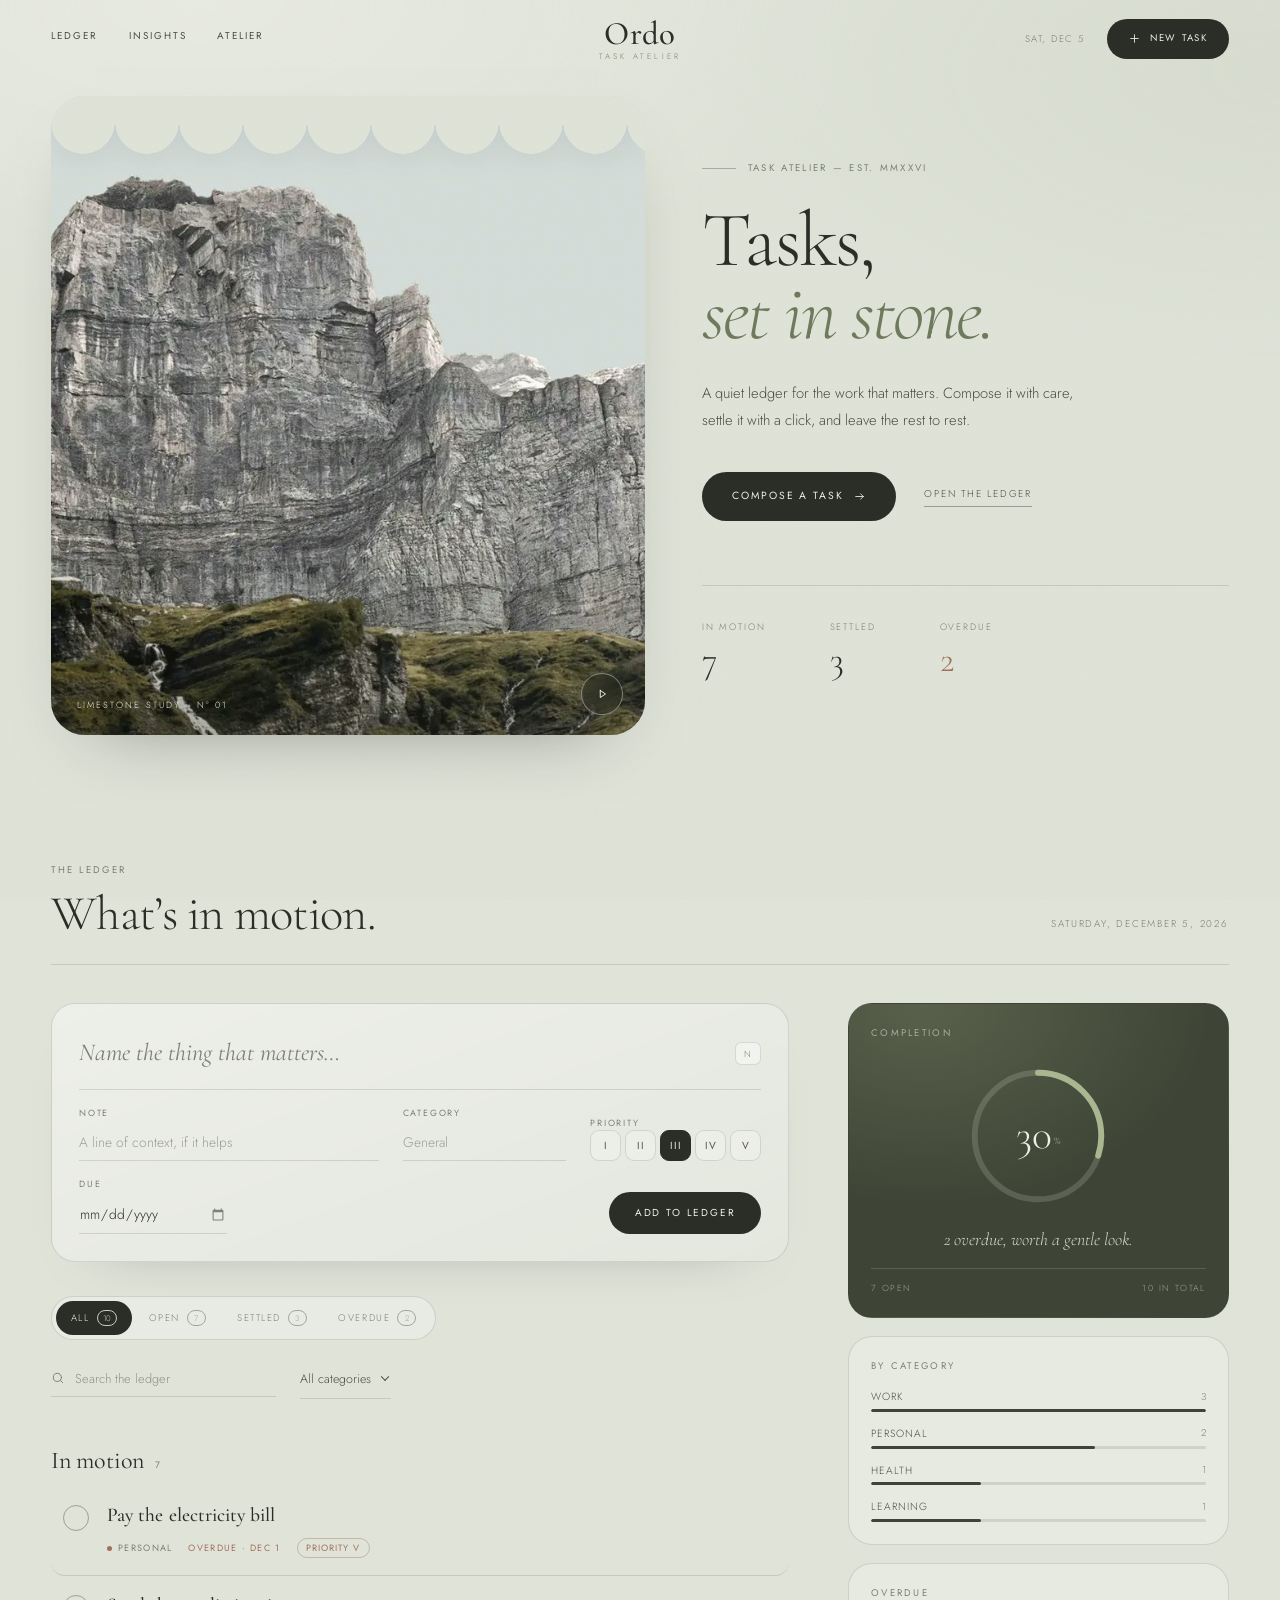
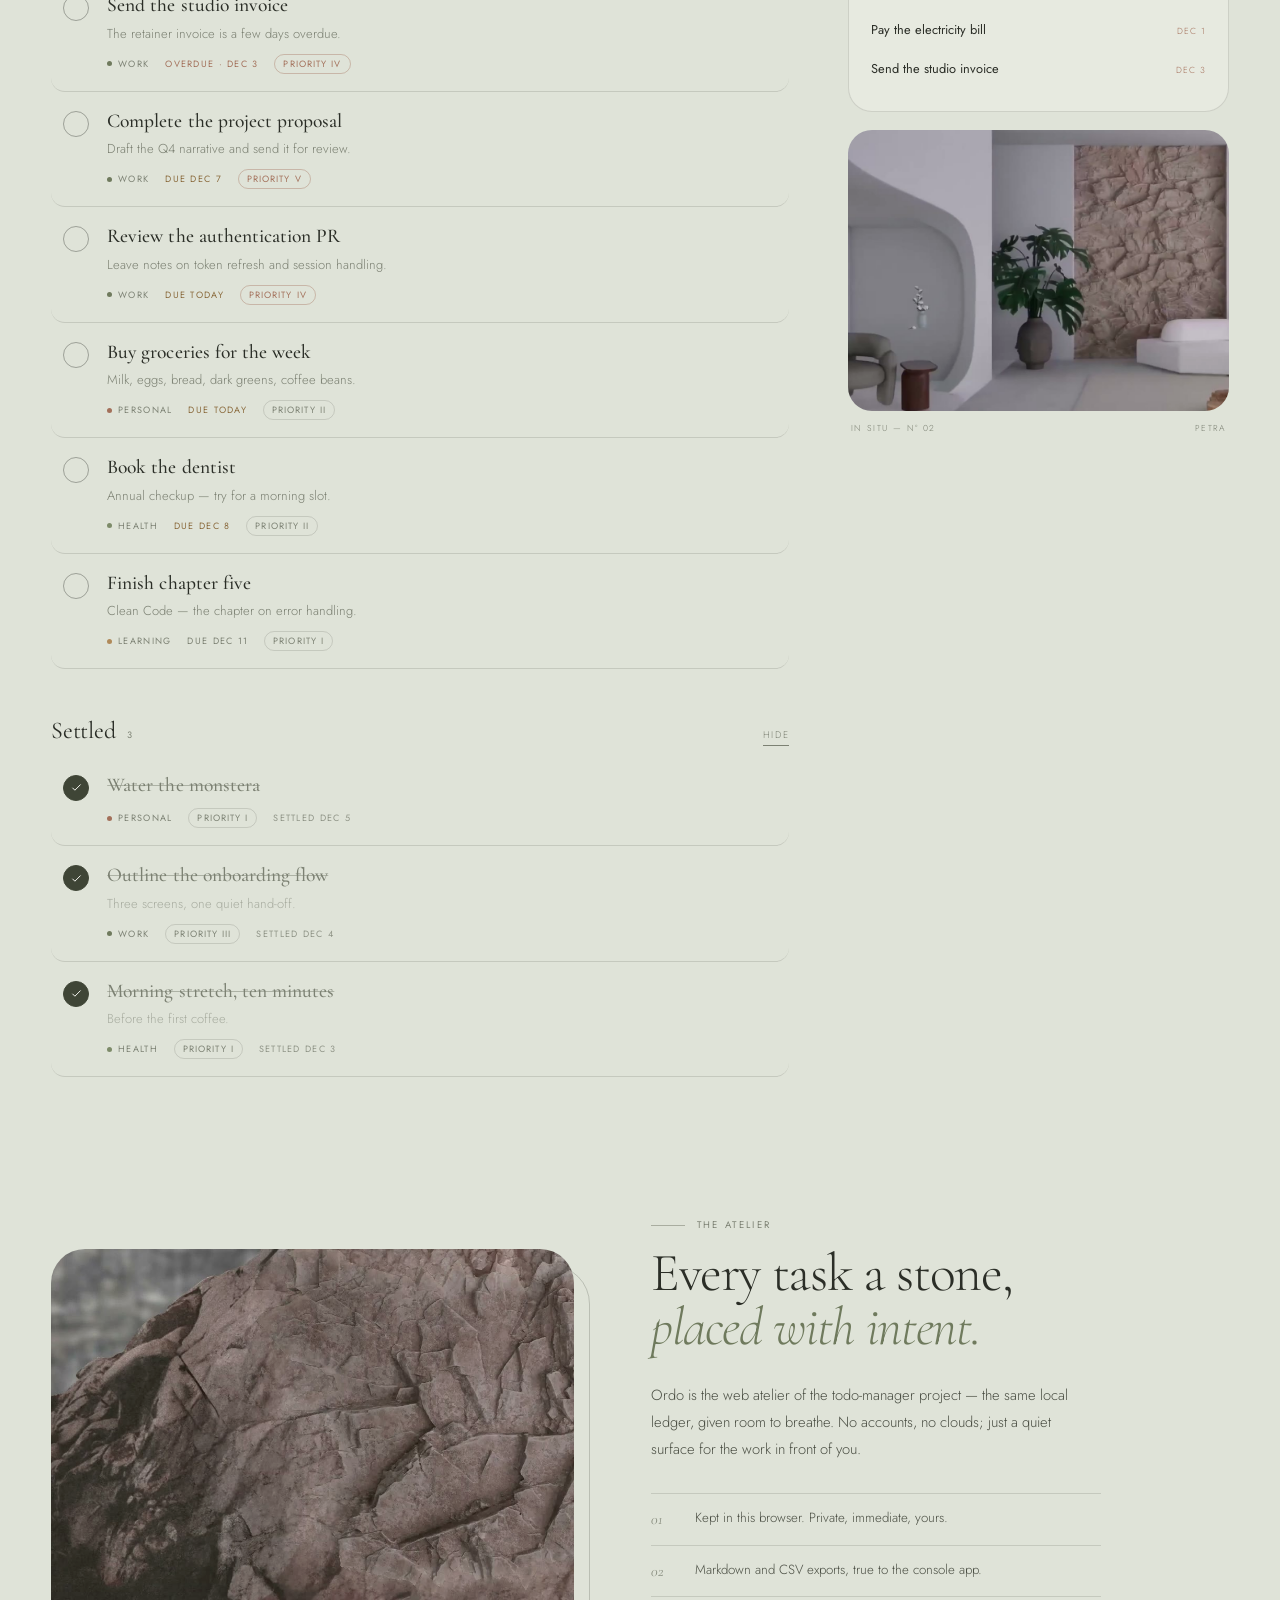
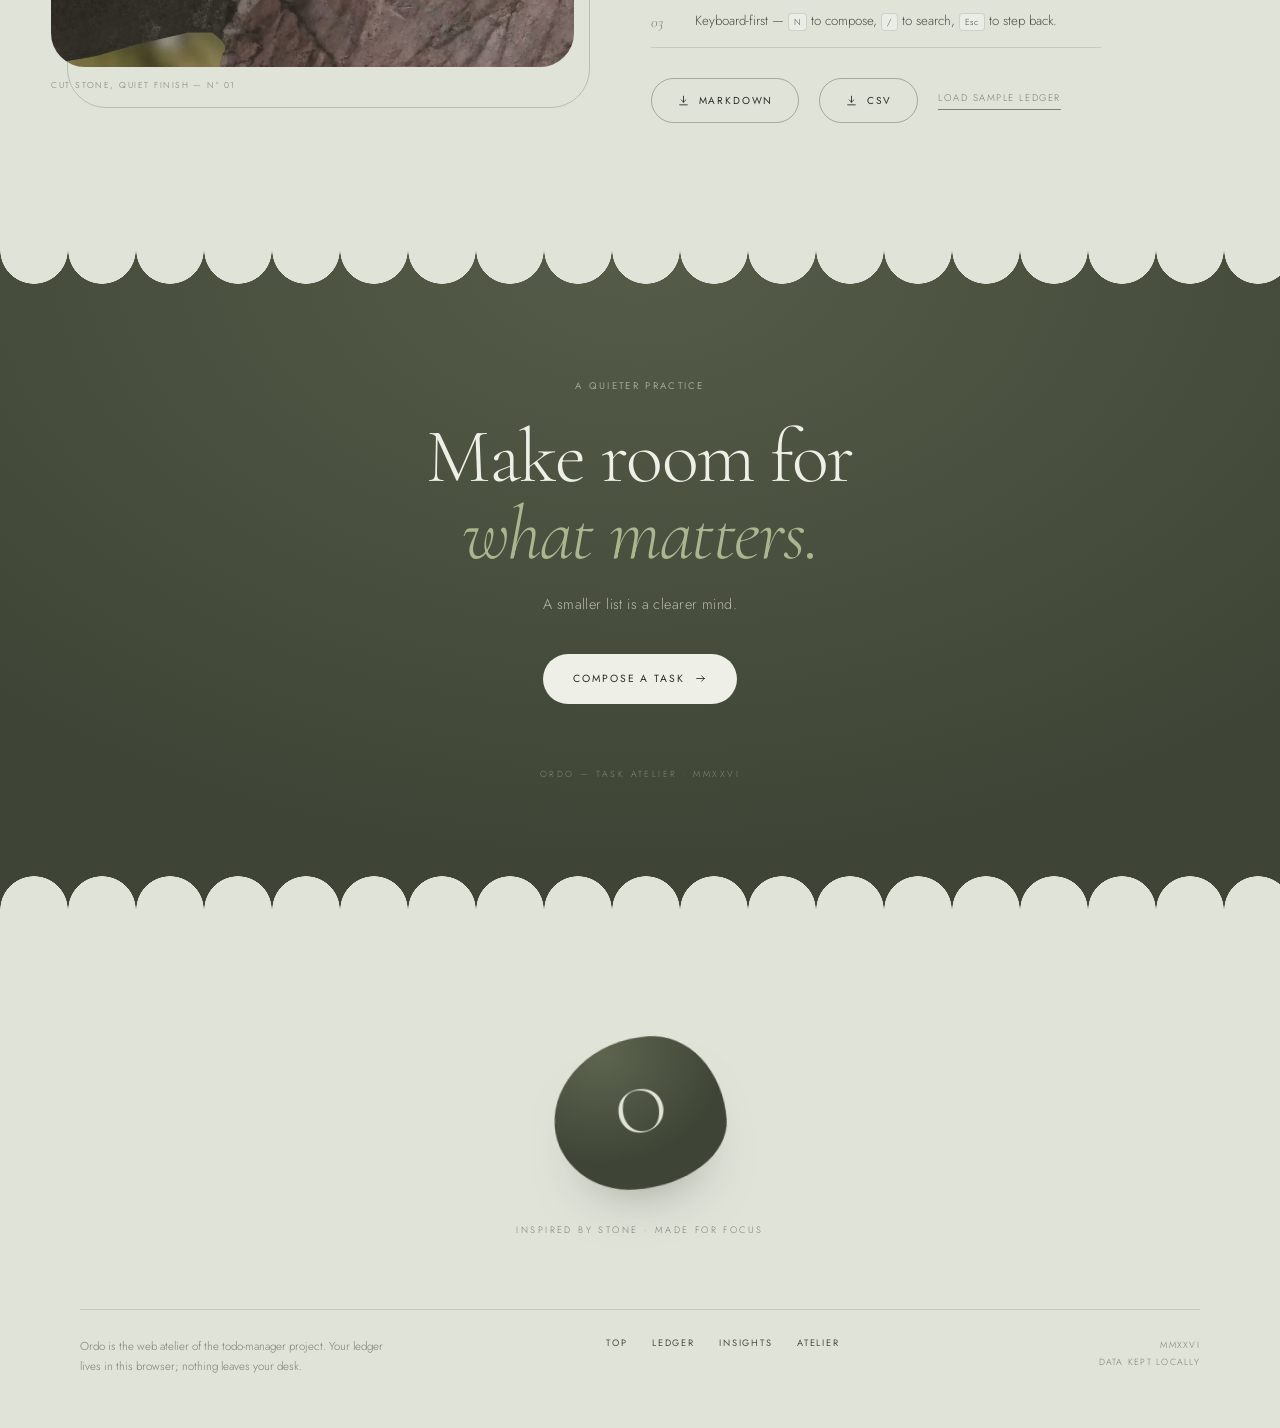
<file: web/index.html>
<!DOCTYPE html>
<html lang="en">
<head>
  <meta charset="utf-8">
  <meta name="viewport" content="width=device-width, initial-scale=1">
  <title>Ordo — Task Atelier</title>
  <meta name="description" content="Ordo is a quiet, stone-inspired task atelier for the todo-manager project. Compose, settle and keep your ledger.">
  <meta name="color-scheme" content="light">
  <meta name="theme-color" content="#dfe3d8">
  <link rel="icon" href="data:image/svg+xml,%3Csvg xmlns='http://www.w3.org/2000/svg' viewBox='0 0 64 64'%3E%3Crect width='64' height='64' rx='18' fill='%233f4536'/%3E%3Ctext x='32' y='46' font-family='Georgia,serif' font-size='40' fill='%23ecece3' text-anchor='middle'%3EO%3C/text%3E%3C/svg%3E">
  <link rel="preconnect" href="https://fonts.googleapis.com">
  <link rel="preconnect" href="https://fonts.gstatic.com" crossorigin>
  <link href="https://fonts.googleapis.com/css2?family=Cormorant+Garamond:ital,wght@0,300;0,400;0,500;1,300;1,400&family=Jost:wght@300;400;500&display=swap" rel="stylesheet">
  <link rel="stylesheet" href="styles.css">
  <noscript><style>.reveal{opacity:1;transform:none}</style></noscript>
</head>
<body id="top">
  <a class="skip-link" href="#tasks">Skip to the ledger</a>

  <svg class="sprite" aria-hidden="true" focusable="false">
    <symbol id="i-plus" viewBox="0 0 24 24" stroke="currentColor" fill="none" stroke-width="1.6" stroke-linecap="round" stroke-linejoin="round">
      <path d="M12 5v14M5 12h14"/>
    </symbol>
    <symbol id="i-check" viewBox="0 0 24 24" stroke="currentColor" fill="none" stroke-width="1.8" stroke-linecap="round" stroke-linejoin="round">
      <path d="m5 13 4 4L19 7"/>
    </symbol>
    <symbol id="i-search" viewBox="0 0 24 24" stroke="currentColor" fill="none" stroke-width="1.7" stroke-linecap="round" stroke-linejoin="round">
      <circle cx="11" cy="11" r="7"/>
      <path d="m20 20-3.6-3.6"/>
    </symbol>
    <symbol id="i-trash" viewBox="0 0 24 24" stroke="currentColor" fill="none" stroke-width="1.5" stroke-linecap="round" stroke-linejoin="round">
      <path d="M4 7h16M10 11v6M14 11v6M6 7l1 13h10l1-13M9 7V4h6v3"/>
    </symbol>
    <symbol id="i-pencil" viewBox="0 0 24 24" stroke="currentColor" fill="none" stroke-width="1.5" stroke-linecap="round" stroke-linejoin="round">
      <path d="M4 20h4L19.5 8.5a2.1 2.1 0 0 0-3-3L5 17v3Z"/>
      <path d="m14.5 5.5 3 3"/>
    </symbol>
    <symbol id="i-pause" viewBox="0 0 24 24" stroke="currentColor" fill="none" stroke-width="1.6" stroke-linecap="round" stroke-linejoin="round">
      <path d="M9 5v14M15 5v14"/>
    </symbol>
    <symbol id="i-play" viewBox="0 0 24 24" stroke="currentColor" fill="none" stroke-width="1.6" stroke-linecap="round" stroke-linejoin="round">
      <path d="m9 6 9 6-9 6V6Z"/>
    </symbol>
    <symbol id="i-download" viewBox="0 0 24 24" stroke="currentColor" fill="none" stroke-width="1.6" stroke-linecap="round" stroke-linejoin="round">
      <path d="M12 4v11m0 0 4-4m-4 4-4-4M5 20h14"/>
    </symbol>
    <symbol id="i-close" viewBox="0 0 24 24" stroke="currentColor" fill="none" stroke-width="1.6" stroke-linecap="round" stroke-linejoin="round">
      <path d="m6 6 12 12M18 6 6 18"/>
    </symbol>
    <symbol id="i-arrow" viewBox="0 0 24 24" stroke="currentColor" fill="none" stroke-width="1.6" stroke-linecap="round" stroke-linejoin="round">
      <path d="M5 12h14m0 0-5-5m5 5-5 5"/>
    </symbol>
    <symbol id="i-undo" viewBox="0 0 24 24" stroke="currentColor" fill="none" stroke-width="1.6" stroke-linecap="round" stroke-linejoin="round">
      <path d="M4 10h9a5 5 0 0 1 0 10H8"/>
      <path d="m8 6-4 4 4 4"/>
    </symbol>
  </svg>

  <div class="grain" aria-hidden="true"></div>

  <header class="site-header" id="site-header">
    <nav class="site-nav" aria-label="Primary">
      <a href="#tasks">Ledger</a>
      <a href="#insights">Insights</a>
      <a href="#atelier">Atelier</a>
    </nav>
    <a class="brand" href="#top" aria-label="Ordo, back to top">
      <span class="brand__word">Ordo</span>
      <span class="brand__tag">Task Atelier</span>
    </a>
    <div class="site-actions">
      <button class="menu-toggle" type="button" id="menu-toggle" aria-label="Open menu" aria-expanded="false" aria-controls="mobile-menu">
        <span class="menu-toggle__bars" aria-hidden="true"><span></span><span></span></span>
      </button>
      <span class="site-date" id="today-label"></span>
      <button class="pill pill--solid pill--sm" type="button" data-new-task>
        <svg class="icon" aria-hidden="true"><use href="#i-plus"/></svg>
        New task
      </button>
    </div>
    <nav class="mobile-menu" id="mobile-menu" aria-label="Mobile" hidden>
      <a href="#tasks"><span aria-hidden="true">01</span>Ledger</a>
      <a href="#insights"><span aria-hidden="true">02</span>Insights</a>
      <a href="#atelier"><span aria-hidden="true">03</span>Atelier</a>
      <p class="mobile-menu__hint"><kbd>N</kbd> compose <span aria-hidden="true">·</span> <kbd>/</kbd> search</p>
    </nav>
  </header>

  <main>
    <section class="hero" aria-labelledby="hero-title">
      <div class="shell hero__grid">
        <figure class="hero__media">
          <video class="hero__video" id="hero-film" autoplay muted loop playsinline preload="metadata" poster="assets/hero-poster.jpg">
            <source src="assets/hero.mp4" type="video/mp4">
          </video>
          <div class="hero__scallop" aria-hidden="true"></div>
          <figcaption class="hero__caption">
            <span>Limestone study</span>
            <span>N° 01</span>
          </figcaption>
          <button class="film-toggle" type="button" id="film-toggle" aria-label="Pause background film">
            <svg class="icon" aria-hidden="true"><use href="#i-pause"/></svg>
          </button>
        </figure>

        <div class="hero__content">
          <p class="eyebrow"><span class="eyebrow__rule"></span>Task atelier — est. MMXXVI</p>
          <h1 class="display" id="hero-title">Tasks,<br><em>set in stone.</em></h1>
          <p class="lede">A quiet ledger for the work that matters. Compose it with care, settle it with a click, and leave the rest to rest.</p>
          <div class="hero__actions">
            <button class="pill pill--solid pill--lg" type="button" data-new-task>
              Compose a task
              <svg class="icon" aria-hidden="true"><use href="#i-arrow"/></svg>
            </button>
            <a class="link-underline" href="#tasks">Open the ledger</a>
          </div>
          <dl class="hero__stats" aria-label="Ledger at a glance">
            <div>
              <dt>In motion</dt>
              <dd id="stat-open">0</dd>
            </div>
            <div>
              <dt>Settled</dt>
              <dd id="stat-done">0</dd>
            </div>
            <div>
              <dt>Overdue</dt>
              <dd id="stat-overdue">0</dd>
            </div>
          </dl>
        </div>
      </div>
    </section>

    <section class="workspace shell" id="tasks" aria-labelledby="ledger-title">
      <div class="section-head reveal">
        <div>
          <p class="eyebrow">The ledger</p>
          <h2 class="section-title" id="ledger-title">What’s in motion.</h2>
        </div>
        <p class="section-date" id="ledger-date"></p>
      </div>

      <div class="workspace__grid">
        <div class="ledger">
          <form class="composer reveal" id="composer" novalidate>
            <div class="composer__top">
              <label class="sr-only" for="task-title">Task title</label>
              <input class="composer__input" id="task-title" name="title" type="text" maxlength="100" autocomplete="off" placeholder="Name the thing that matters…">
              <kbd class="composer__hint" title="Press N anywhere to compose">N</kbd>
            </div>

            <div class="composer__details">
              <div class="field field--note">
                <label for="task-desc">Note</label>
                <input id="task-desc" name="description" type="text" maxlength="500" autocomplete="off" placeholder="A line of context, if it helps">
              </div>
              <div class="field">
                <label for="task-category">Category</label>
                <input id="task-category" name="category" type="text" maxlength="30" list="category-options" autocomplete="off" placeholder="General">
              </div>
              <fieldset class="field field--priority">
                <legend>Priority</legend>
                <div class="prio-picker">
                  <label class="prio" title="Low">
                    <input type="radio" name="priority" value="1">
                    <span>I</span>
                  </label>
                  <label class="prio" title="Minor">
                    <input type="radio" name="priority" value="2">
                    <span>II</span>
                  </label>
                  <label class="prio" title="Medium">
                    <input type="radio" name="priority" value="3" checked>
                    <span>III</span>
                  </label>
                  <label class="prio" title="High">
                    <input type="radio" name="priority" value="4">
                    <span>IV</span>
                  </label>
                  <label class="prio" title="Urgent">
                    <input type="radio" name="priority" value="5">
                    <span>V</span>
                  </label>
                </div>
              </fieldset>
              <div class="field field--due">
                <label for="task-due">Due</label>
                <input id="task-due" name="due" type="date">
              </div>
              <div class="composer__buttons">
                <button class="pill pill--solid" type="submit" id="composer-submit">Add to ledger</button>
                <button class="text-btn composer__cancel" type="button" id="composer-cancel" hidden>Cancel</button>
              </div>
            </div>

            <datalist id="category-options">
              <option value="Work"></option>
              <option value="Personal"></option>
              <option value="Health"></option>
              <option value="Learning"></option>
              <option value="General"></option>
            </datalist>
            <p class="composer__error" id="composer-error" role="alert" hidden></p>
          </form>

          <div class="toolbar reveal">
            <div class="segmented" role="group" aria-label="Filter tasks">
              <button type="button" class="seg" data-filter="all" aria-pressed="true">All <span class="count" data-count="all">0</span></button>
              <button type="button" class="seg" data-filter="open" aria-pressed="false">Open <span class="count" data-count="open">0</span></button>
              <button type="button" class="seg" data-filter="done" aria-pressed="false">Settled <span class="count" data-count="done">0</span></button>
              <button type="button" class="seg" data-filter="overdue" aria-pressed="false">Overdue <span class="count" data-count="overdue">0</span></button>
            </div>
            <div class="toolbar__tools">
              <label class="search">
                <svg class="icon" aria-hidden="true"><use href="#i-search"/></svg>
                <span class="sr-only">Search tasks</span>
                <input id="search" type="search" placeholder="Search the ledger" autocomplete="off">
              </label>
              <label class="select-wrap">
                <span class="sr-only">Filter by category</span>
                <select id="category-filter">
                  <option value="all">All categories</option>
                </select>
              </label>
            </div>
          </div>

          <div class="task-groups" id="task-groups">
            <section class="task-group" data-group="open" aria-labelledby="open-title">
              <header class="task-group__head">
                <h3 id="open-title">In motion <span class="group-count" id="open-count">0</span></h3>
              </header>
              <ul class="task-list" id="open-list" role="list"></ul>
              <p class="empty" id="open-empty" hidden>Nothing pressing. <em>Breathe.</em></p>
            </section>

            <section class="task-group" data-group="done" aria-labelledby="done-title">
              <header class="task-group__head">
                <h3 id="done-title">Settled <span class="group-count" id="done-count">0</span></h3>
                <button class="text-btn" type="button" id="toggle-done" aria-expanded="true">Hide</button>
              </header>
              <div id="done-body">
                <ul class="task-list" id="done-list" role="list"></ul>
                <p class="empty" id="done-empty" hidden>Nothing settled yet. The day is young.</p>
              </div>
            </section>

            <div class="empty empty--global" id="ledger-empty" hidden>
              <p>Nothing in the ledger matches that.</p>
              <button class="text-btn" type="button" id="clear-filters">Clear filters</button>
            </div>
          </div>
        </div>

        <aside class="rail" id="insights" aria-labelledby="insights-title">
          <h2 class="sr-only" id="insights-title">Insights</h2>

          <div class="rail-card rail-card--progress reveal">
            <p class="eyebrow eyebrow--light">Completion</p>
            <div class="ring-wrap">
              <svg class="ring" viewBox="0 0 128 128" role="img" aria-label="Completion rate">
                <circle class="ring__track" cx="64" cy="64" r="54"/>
                <circle class="ring__fill" id="ring-fill" cx="64" cy="64" r="54"/>
              </svg>
              <p class="ring__value"><span id="completion-rate">0</span><small>%</small></p>
            </div>
            <p class="rail-note" id="completion-note">A ledger at rest.</p>
            <p class="rail-sub"><span id="rail-open">0 open</span><span id="rail-total">0 in total</span></p>
          </div>

          <div class="rail-card reveal">
            <p class="eyebrow">By category</p>
            <ul class="bars" id="category-bars"></ul>
            <p class="empty empty--small" id="bars-empty">No open tasks.</p>
          </div>

          <div class="rail-card reveal">
            <p class="eyebrow">Overdue</p>
            <ul class="mini-list" id="overdue-list"></ul>
            <p class="empty empty--small" id="overdue-empty">Nothing overdue. Rare and fine.</p>
          </div>

          <figure class="rail-figure reveal">
            <img src="assets/interior.jpg" width="1000" height="696" alt="A stone-effect wall panel in a quiet, plant-filled interior" loading="lazy">
            <figcaption>
              <span>In situ — N° 02</span>
              <span>Petra</span>
            </figcaption>
          </figure>
        </aside>
      </div>
    </section>

    <section class="atelier" id="atelier" aria-labelledby="atelier-title">
      <div class="shell atelier__grid">
        <figure class="atelier__media reveal">
          <img src="assets/stone.jpg" width="1000" height="800" alt="Close-up of deeply textured limestone panels" loading="lazy">
          <figcaption>Cut stone, quiet finish — N° 01</figcaption>
        </figure>
        <div class="atelier__copy reveal">
          <p class="eyebrow"><span class="eyebrow__rule"></span>The atelier</p>
          <h2 class="display display--sm" id="atelier-title">Every task a stone,<br><em>placed with intent.</em></h2>
          <p class="atelier__lede">Ordo is the web atelier of the todo-manager project — the same local ledger, given room to breathe. No accounts, no clouds; just a quiet surface for the work in front of you.</p>
          <ul class="features">
            <li><span>01</span><p>Kept in this browser. Private, immediate, yours.</p></li>
            <li><span>02</span><p>Markdown and CSV exports, true to the console app.</p></li>
            <li><span>03</span><p>Keyboard-first — <kbd>N</kbd> to compose, <kbd>/</kbd> to search, <kbd>Esc</kbd> to step back.</p></li>
          </ul>
          <div class="atelier__actions">
            <button class="pill pill--outline" type="button" id="export-md">
              <svg class="icon" aria-hidden="true"><use href="#i-download"/></svg>
              Markdown
            </button>
            <button class="pill pill--outline" type="button" id="export-csv">
              <svg class="icon" aria-hidden="true"><use href="#i-download"/></svg>
              CSV
            </button>
            <button class="text-btn" type="button" id="load-samples">Load sample ledger</button>
          </div>
        </div>
      </div>
    </section>

    <section class="band" aria-labelledby="band-title">
      <p class="eyebrow eyebrow--light">A quieter practice</p>
      <h2 class="band__quote" id="band-title">Make room for<br><em>what matters.</em></h2>
      <p class="band__copy">A smaller list is a clearer mind.</p>
      <button class="pill pill--light pill--lg" type="button" data-new-task>
        Compose a task
        <svg class="icon" aria-hidden="true"><use href="#i-arrow"/></svg>
      </button>
      <p class="band__meta">Ordo — Task Atelier · MMXXVI</p>
    </section>

    <footer class="site-footer">
      <div class="footer__blob" aria-hidden="true"><span>O</span></div>
      <p class="footer__line">Inspired by stone · Made for focus</p>
      <div class="footer__grid">
        <p class="footer__note">Ordo is the web atelier of the todo-manager project. Your ledger lives in this browser; nothing leaves your desk.</p>
        <nav class="footer__nav" aria-label="Footer">
          <a href="#top">Top</a>
          <a href="#tasks">Ledger</a>
          <a href="#insights">Insights</a>
          <a href="#atelier">Atelier</a>
        </nav>
        <p class="footer__fine">MMXXVI<br>Data kept locally</p>
      </div>
    </footer>
  </main>

  <div class="toast" id="toast" role="status" aria-live="polite" hidden>
    <svg class="icon toast__icon" aria-hidden="true"><use href="#i-undo"/></svg>
    <span class="toast__msg" id="toast-msg"></span>
    <button class="toast__action" type="button" id="toast-action" hidden>Undo</button>
    <button class="toast__close" type="button" id="toast-close" aria-label="Dismiss">
      <svg class="icon" aria-hidden="true"><use href="#i-close"/></svg>
    </button>
  </div>
  <p class="sr-only" id="live" aria-live="polite"></p>

  <script src="app.js" defer></script>
</body>
</html>
</file>
<file: web/styles.css>
:root {
  --sage: #dfe3d8;
  --sage-deep: #d3d8ca;
  --bone: #eeefe7;
  --white: #f7f7f1;
  --ink: #2b2e27;
  --ink-soft: #4b4f44;
  --muted: #7c8173;
  --line: rgba(43, 46, 39, 0.14);
  --line-soft: rgba(43, 46, 39, 0.08);
  --olive: #3f4536;
  --moss: #6f7a5d;
  --olive-light: #aab68f;
  --clay: #a3705a;
  --gold: #b08a5a;
  --radius-lg: 34px;
  --radius-md: 24px;
  --shadow-soft: 0 30px 70px -46px rgba(43, 46, 39, 0.55);
  --serif: "Cormorant Garamond", "Iowan Old Style", "Palatino Linotype", "Times New Roman", serif;
  --sans: "Jost", "Futura", "Century Gothic", "Segoe UI", system-ui, sans-serif;
  --pad: clamp(20px, 4vw, 56px);
}

*,
*::before,
*::after {
  box-sizing: border-box;
}

html {
  scrollbar-color: rgba(43, 46, 39, 0.35) transparent;
  scrollbar-width: thin;
}

@media (prefers-reduced-motion: no-preference) {
  html {
    scroll-behavior: smooth;
  }
}

body {
  margin: 0;
  background: var(--sage);
  color: var(--ink);
  font-family: var(--sans);
  font-weight: 300;
  font-size: 16px;
  line-height: 1.5;
  -webkit-font-smoothing: antialiased;
  text-rendering: optimizeLegibility;
  overflow-x: hidden;
}

body::before {
  content: "";
  position: fixed;
  inset: 0;
  background:
    radial-gradient(90% 60% at 15% 0%, rgba(247, 247, 241, 0.4), transparent 60%),
    radial-gradient(70% 50% at 100% 8%, rgba(211, 216, 202, 0.55), transparent 65%);
  pointer-events: none;
  z-index: 0;
}

::selection {
  background: var(--olive);
  color: var(--bone);
}

h1,
h2,
h3,
p,
figure,
dl,
dd {
  margin: 0;
}

button,
input,
select {
  font: inherit;
  color: inherit;
}

button {
  color: inherit;
}

a {
  color: inherit;
  text-decoration: none;
}

img,
video {
  max-width: 100%;
}

img {
  height: auto;
}

[hidden] {
  display: none !important;
}

.sprite {
  position: absolute;
  width: 0;
  height: 0;
  overflow: hidden;
}

.icon {
  width: 1em;
  height: 1em;
  display: inline-block;
  flex: none;
}

.sr-only {
  position: absolute;
  width: 1px;
  height: 1px;
  padding: 0;
  margin: -1px;
  overflow: hidden;
  clip: rect(0 0 0 0);
  white-space: nowrap;
  border: 0;
}

.skip-link {
  position: fixed;
  top: 12px;
  left: 12px;
  z-index: 300;
  padding: 10px 18px;
  background: var(--ink);
  color: var(--bone);
  border-radius: 999px;
  font-size: 0.65rem;
  letter-spacing: 0.16em;
  text-transform: uppercase;
  transform: translateY(-160%);
  transition: transform 0.25s ease;
}

.skip-link:focus {
  transform: none;
}

:where(a, button, input, select):focus-visible {
  outline: 2px solid var(--olive);
  outline-offset: 3px;
  border-radius: 4px;
}

.grain {
  position: fixed;
  inset: 0;
  z-index: 150;
  pointer-events: none;
  opacity: 0.055;
  mix-blend-mode: multiply;
  background-image: url("data:image/svg+xml,%3Csvg xmlns='http://www.w3.org/2000/svg' width='180' height='180'%3E%3Cfilter id='n'%3E%3CfeTurbulence type='fractalNoise' baseFrequency='0.85' numOctaves='2' stitchTiles='stitch'/%3E%3C/filter%3E%3Crect width='100%25' height='100%25' filter='url(%23n)' opacity='0.6'/%3E%3C/svg%3E");
}

.shell {
  width: min(1450px, calc(100% - var(--pad) * 2));
  margin-inline: auto;
}

.eyebrow {
  display: flex;
  align-items: center;
  gap: 12px;
  margin: 0;
  font-size: 0.6rem;
  font-weight: 400;
  letter-spacing: 0.24em;
  text-transform: uppercase;
  color: var(--muted);
}

.eyebrow__rule {
  width: 34px;
  height: 1px;
  background: currentColor;
  opacity: 0.55;
}

.eyebrow--light {
  color: rgba(238, 239, 231, 0.52);
}

.display {
  font-family: var(--serif);
  font-weight: 300;
  font-size: clamp(3.6rem, 6.1vw, 6.5rem);
  line-height: 0.94;
  letter-spacing: -0.025em;
  color: var(--ink);
}

.display em {
  color: var(--moss);
  font-weight: 300;
}

.display--sm {
  font-size: clamp(2.5rem, 4.2vw, 4.1rem);
  line-height: 1;
}

.lede {
  max-width: 44ch;
  font-size: clamp(0.92rem, 1.1vw, 1rem);
  line-height: 1.8;
  color: var(--ink-soft);
}

.pill {
  display: inline-flex;
  align-items: center;
  justify-content: center;
  gap: 9px;
  padding: 0.92rem 1.55rem;
  border: 1px solid transparent;
  border-radius: 999px;
  background: transparent;
  font-family: var(--sans);
  font-size: 0.63rem;
  font-weight: 400;
  letter-spacing: 0.18em;
  text-transform: uppercase;
  line-height: 1;
  cursor: pointer;
  transition: background 0.3s ease, color 0.3s ease, border-color 0.3s ease, transform 0.3s ease;
}

.pill .icon {
  width: 13px;
  height: 13px;
}

.pill--solid {
  background: var(--ink);
  color: var(--bone);
}

.pill--solid:hover {
  background: var(--olive);
  transform: translateY(-1px);
}

.pill--light {
  background: var(--bone);
  color: var(--ink);
}

.pill--light:hover {
  background: var(--white);
  transform: translateY(-1px);
}

.pill--outline {
  border-color: rgba(43, 46, 39, 0.32);
  color: var(--ink);
}

.pill--outline:hover {
  background: var(--ink);
  border-color: var(--ink);
  color: var(--bone);
}

.pill--sm {
  padding: 0.8rem 1.25rem;
  font-size: 0.6rem;
}

.pill--lg {
  padding: 1.08rem 1.85rem;
  font-size: 0.65rem;
}

.text-btn {
  padding: 0 0 3px;
  border: 0;
  border-bottom: 1px solid currentColor;
  background: none;
  color: var(--muted);
  font-size: 0.6rem;
  letter-spacing: 0.16em;
  text-transform: uppercase;
  cursor: pointer;
  transition: color 0.25s ease, border-color 0.25s ease;
}

.text-btn:hover {
  color: var(--ink);
}

kbd {
  display: inline-block;
  padding: 1px 5px;
  border: 1px solid var(--line);
  border-radius: 4px;
  background: rgba(255, 255, 255, 0.35);
  font-family: var(--sans);
  font-size: 0.66em;
  letter-spacing: 0.04em;
  color: var(--ink-soft);
}

.site-header {
  position: sticky;
  top: 0;
  z-index: 60;
  display: grid;
  grid-template-columns: 1fr auto 1fr;
  align-items: center;
  gap: 24px;
  padding: 18px var(--pad) 15px;
  border-bottom: 1px solid transparent;
  transition: background 0.4s ease, border-color 0.4s ease, padding 0.4s ease;
}

.site-header.is-scrolled {
  padding-top: 12px;
  padding-bottom: 11px;
  background: rgba(223, 227, 216, 0.86);
  border-color: var(--line-soft);
  -webkit-backdrop-filter: blur(18px) saturate(1.05);
  backdrop-filter: blur(18px) saturate(1.05);
}

.site-nav {
  display: flex;
  gap: clamp(20px, 2.4vw, 34px);
  justify-self: start;
}

.site-nav a,
.footer__nav a {
  position: relative;
  font-size: 0.62rem;
  font-weight: 400;
  letter-spacing: 0.2em;
  text-transform: uppercase;
  color: var(--ink-soft);
  padding-bottom: 4px;
}

.site-nav a::after,
.footer__nav a::after {
  content: "";
  position: absolute;
  left: 0;
  right: 0;
  bottom: 0;
  height: 1px;
  background: currentColor;
  transform: scaleX(0);
  transform-origin: right;
  transition: transform 0.35s cubic-bezier(0.22, 0.8, 0.25, 1);
}

.site-nav a:hover::after,
.site-nav a:focus-visible::after,
.footer__nav a:hover::after,
.footer__nav a:focus-visible::after {
  transform: scaleX(1);
  transform-origin: left;
}

.brand {
  display: flex;
  flex-direction: column;
  align-items: center;
  gap: 1px;
  line-height: 1;
}

.brand__word {
  font-family: var(--serif);
  font-size: 2.05rem;
  font-weight: 500;
  letter-spacing: 0.01em;
}

.brand__tag {
  font-size: 0.5rem;
  letter-spacing: 0.4em;
  text-transform: uppercase;
  color: var(--muted);
}

.site-actions {
  display: flex;
  align-items: center;
  gap: 22px;
  justify-self: end;
}

.site-date {
  font-size: 0.6rem;
  letter-spacing: 0.16em;
  text-transform: uppercase;
  color: var(--muted);
  white-space: nowrap;
}

.menu-toggle {
  display: none;
  place-items: center;
  width: 40px;
  height: 40px;
  padding: 0;
  border: 1px solid var(--line);
  border-radius: 50%;
  background: rgba(255, 255, 255, 0.2);
  color: var(--ink-soft);
  cursor: pointer;
  transition: background 0.25s ease, color 0.25s ease, border-color 0.25s ease;
}

.menu-toggle:hover {
  color: var(--ink);
  border-color: rgba(43, 46, 39, 0.35);
}

.menu-toggle[aria-expanded="true"] {
  background: var(--ink);
  border-color: var(--ink);
  color: var(--bone);
}

.menu-toggle__bars {
  display: grid;
  gap: 5px;
  width: 15px;
}

.menu-toggle__bars span {
  display: block;
  height: 1px;
  background: currentColor;
  transition: transform 0.25s ease;
}

.menu-toggle[aria-expanded="true"] .menu-toggle__bars span:first-child {
  transform: translateY(3px) rotate(45deg);
}

.menu-toggle[aria-expanded="true"] .menu-toggle__bars span:last-child {
  transform: translateY(-3px) rotate(-45deg);
}

.mobile-menu {
  display: none;
  position: absolute;
  top: calc(100% + 8px);
  left: var(--pad);
  right: var(--pad);
  z-index: 70;
  padding: 8px;
  border: 1px solid var(--line);
  border-radius: 22px;
  background: rgba(238, 239, 231, 0.97);
  box-shadow: 0 26px 60px rgba(43, 46, 39, 0.16);
  -webkit-backdrop-filter: blur(20px) saturate(1.04);
  backdrop-filter: blur(20px) saturate(1.04);
}

.mobile-menu a {
  display: flex;
  align-items: center;
  gap: 16px;
  padding: 14px 14px;
  border-radius: 14px;
  font-family: var(--serif);
  font-size: 1.4rem;
  line-height: 1.1;
  color: var(--ink);
}

.mobile-menu a + a {
  border-top: 1px solid var(--line-soft);
  border-radius: 0;
}

.mobile-menu a:hover {
  background: rgba(255, 255, 255, 0.45);
}

.mobile-menu a span {
  font-family: var(--sans);
  font-size: 0.5rem;
  letter-spacing: 0.18em;
  color: var(--muted);
}

.mobile-menu__hint {
  margin-top: 4px;
  padding: 12px 14px 6px;
  border-top: 1px solid var(--line-soft);
  font-size: 0.56rem;
  letter-spacing: 0.12em;
  text-transform: uppercase;
  color: var(--muted);
}

.mobile-menu__hint span {
  padding-inline: 4px;
}

@keyframes menu-in {
  from {
    opacity: 0;
    transform: translateY(-6px);
  }
  to {
    opacity: 1;
    transform: none;
  }
}

@media (prefers-reduced-motion: no-preference) {
  .mobile-menu:not([hidden]) {
    animation: menu-in 0.35s cubic-bezier(0.22, 0.8, 0.25, 1);
  }
}

.hero {
  position: relative;
  z-index: 1;
  padding-top: clamp(10px, 1.6vw, 24px);
}

.hero__grid {
  display: grid;
  grid-template-columns: minmax(0, 1.06fr) minmax(0, 0.94fr);
  gap: clamp(30px, 4.4vw, 70px);
  align-items: stretch;
}

.hero__media {
  position: relative;
  min-height: clamp(500px, 71vh, 780px);
  border-radius: var(--radius-lg);
  overflow: hidden;
  background: var(--sage-deep);
  box-shadow: var(--shadow-soft);
  isolation: isolate;
}

.hero__video {
  position: absolute;
  inset: 0;
  width: 100%;
  height: 100%;
  object-fit: cover;
  object-position: 38% 44%;
}

@media (prefers-reduced-motion: no-preference) {
  .hero__video {
    animation: hero-drift 26s ease-in-out infinite alternate;
  }
}

@keyframes hero-drift {
  from {
    transform: scale(1.01);
  }
  to {
    transform: scale(1.065);
  }
}

.hero__media::after {
  content: "";
  position: absolute;
  inset: auto 0 0;
  height: 34%;
  background: linear-gradient(to top, rgba(28, 31, 24, 0.34), transparent);
  pointer-events: none;
  z-index: 2;
}

.hero__scallop {
  position: absolute;
  inset: 0 0 auto;
  height: 64px;
  z-index: 3;
  pointer-events: none;
  background:
    linear-gradient(var(--sage), var(--sage)) 0 0 / 100% 26px no-repeat,
    radial-gradient(circle 32px at 32px 0, var(--sage) 31.5px, transparent 32px) 0 26px / 64px 38px repeat-x;
  filter: drop-shadow(0 8px 14px rgba(43, 46, 39, 0.07));
}

.hero__caption {
  position: absolute;
  left: 26px;
  bottom: 24px;
  z-index: 4;
  display: flex;
  gap: 16px;
  color: rgba(250, 250, 245, 0.94);
  font-size: 0.56rem;
  letter-spacing: 0.22em;
  text-transform: uppercase;
  text-shadow: 0 1px 16px rgba(20, 23, 17, 0.45);
}

.film-toggle {
  position: absolute;
  right: 22px;
  bottom: 20px;
  z-index: 5;
  display: grid;
  place-items: center;
  width: 42px;
  height: 42px;
  padding: 0;
  border: 1px solid rgba(250, 250, 245, 0.4);
  border-radius: 50%;
  background: rgba(32, 36, 28, 0.26);
  -webkit-backdrop-filter: blur(10px);
  backdrop-filter: blur(10px);
  color: var(--white);
  cursor: pointer;
  transition: background 0.25s ease, border-color 0.25s ease, transform 0.25s ease;
}

.film-toggle:hover {
  background: rgba(32, 36, 28, 0.48);
  border-color: rgba(250, 250, 245, 0.7);
  transform: scale(1.04);
}

.film-toggle .icon {
  width: 14px;
  height: 14px;
}

.hero__content {
  display: flex;
  flex-direction: column;
  justify-content: center;
  padding: clamp(12px, 2vw, 28px) 0 clamp(8px, 1.4vw, 18px);
}

@media (prefers-reduced-motion: no-preference) {
  .hero__content > * {
    opacity: 0;
    transform: translateY(18px);
    animation: rise 0.95s cubic-bezier(0.22, 0.8, 0.25, 1) forwards;
  }

  .hero__content > :nth-child(1) {
    animation-delay: 0.08s;
  }
  .hero__content > :nth-child(2) {
    animation-delay: 0.18s;
  }
  .hero__content > :nth-child(3) {
    animation-delay: 0.3s;
  }
  .hero__content > :nth-child(4) {
    animation-delay: 0.4s;
  }
  .hero__content > :nth-child(5) {
    animation-delay: 0.52s;
  }
}

@keyframes rise {
  to {
    opacity: 1;
    transform: none;
  }
}

.hero .display {
  margin-top: clamp(18px, 2.2vw, 30px);
}

.hero .lede {
  margin-top: clamp(20px, 2.4vw, 30px);
}

.hero__actions {
  display: flex;
  flex-wrap: wrap;
  align-items: center;
  gap: 16px 28px;
  margin-top: clamp(28px, 3vw, 42px);
}

.link-underline {
  padding-bottom: 4px;
  border-bottom: 1px solid rgba(43, 46, 39, 0.38);
  font-size: 0.62rem;
  letter-spacing: 0.18em;
  text-transform: uppercase;
  color: var(--ink-soft);
  transition: color 0.25s ease, border-color 0.25s ease;
}

.link-underline:hover {
  color: var(--ink);
  border-color: var(--ink);
}

.hero__stats {
  display: flex;
  gap: clamp(30px, 5vw, 76px);
  margin-top: clamp(36px, 5vw, 64px);
  padding-top: clamp(24px, 3vw, 34px);
  border-top: 1px solid var(--line);
}

.hero__stats dt {
  font-size: 0.58rem;
  letter-spacing: 0.2em;
  text-transform: uppercase;
  color: var(--muted);
}

.hero__stats dd {
  margin-top: 8px;
  font-family: var(--serif);
  font-weight: 300;
  font-size: clamp(2rem, 2.8vw, 2.65rem);
  line-height: 1;
}

.hero__stats dd.is-alert {
  color: var(--clay);
}

.workspace {
  position: relative;
  z-index: 1;
  padding-top: clamp(84px, 10vw, 140px);
}

:where(#tasks, #atelier, #insights) {
  scroll-margin-top: 96px;
}

.section-head {
  display: flex;
  align-items: flex-end;
  justify-content: space-between;
  gap: 26px;
  padding-bottom: clamp(18px, 2vw, 26px);
  border-bottom: 1px solid var(--line);
}

.section-title {
  margin-top: 12px;
  font-family: var(--serif);
  font-weight: 300;
  font-size: clamp(2.35rem, 3.8vw, 3.55rem);
  line-height: 1;
  letter-spacing: -0.015em;
}

.section-date {
  padding-bottom: 6px;
  font-size: 0.62rem;
  letter-spacing: 0.18em;
  text-transform: uppercase;
  color: var(--muted);
  white-space: nowrap;
}

.workspace__grid {
  display: grid;
  grid-template-columns: minmax(0, 1.55fr) minmax(285px, 0.8fr);
  gap: clamp(34px, 4.6vw, 82px);
  margin-top: clamp(26px, 3vw, 40px);
  align-items: start;
}

.ledger {
  min-width: 0;
}

.composer {
  padding: clamp(18px, 2.1vw, 28px);
  border: 1px solid var(--line);
  border-radius: var(--radius-md);
  background: linear-gradient(160deg, rgba(255, 255, 255, 0.44), rgba(255, 255, 255, 0.16));
  box-shadow: 0 24px 60px -54px rgba(43, 46, 39, 0.6);
  transition: border-color 0.3s ease, box-shadow 0.3s ease;
}

.composer.is-editing {
  border-color: rgba(63, 69, 54, 0.45);
  box-shadow: 0 0 0 3px rgba(63, 69, 54, 0.07);
}

.composer__top {
  display: flex;
  align-items: center;
  gap: 16px;
  padding-bottom: 13px;
  border-bottom: 1px solid var(--line);
}

.composer__input {
  flex: 1;
  min-width: 0;
  padding: 4px 0;
  border: 0;
  background: none;
  font-family: var(--serif);
  font-size: clamp(1.3rem, 1.9vw, 1.7rem);
  font-weight: 400;
  color: var(--ink);
  outline: none;
}

.composer__input::placeholder {
  color: var(--muted);
  font-style: italic;
}

.composer__hint {
  flex: none;
  padding: 4px 8px;
  border: 1px solid var(--line);
  border-radius: 6px;
  background: rgba(255, 255, 255, 0.4);
  font-family: var(--sans);
  font-size: 0.56rem;
  letter-spacing: 0.08em;
  color: var(--muted);
}

.composer__details {
  display: flex;
  flex-wrap: wrap;
  align-items: flex-end;
  gap: 16px 24px;
  margin-top: 16px;
}

.field {
  display: flex;
  flex-direction: column;
  gap: 6px;
  flex: 1 1 132px;
  min-width: 0;
}

.field--note {
  flex: 2.2 1 230px;
}

.field label,
.field legend {
  padding: 0;
  font-size: 0.56rem;
  font-weight: 400;
  letter-spacing: 0.2em;
  text-transform: uppercase;
  color: var(--muted);
}

.field input {
  width: 100%;
  padding: 7px 0;
  border: 0;
  border-bottom: 1px solid var(--line);
  border-radius: 0;
  background: none;
  font-size: 0.86rem;
  font-weight: 300;
  color: var(--ink);
  outline: none;
  transition: border-color 0.25s ease;
}

.field input::placeholder {
  color: rgba(124, 129, 115, 0.72);
}

.field input:focus {
  border-color: var(--ink);
}

.field input[type="date"] {
  min-width: 0;
  font-family: var(--sans);
}

.field input[type="date"]::-webkit-calendar-picker-indicator {
  opacity: 0.45;
  cursor: pointer;
}

.field--priority {
  flex: 0 0 auto;
  margin: 0;
  padding: 0;
  border: 0;
}

.prio-picker {
  display: flex;
  gap: 4px;
}

.prio {
  position: relative;
  display: block;
}

.prio input {
  position: absolute;
  width: 1px;
  height: 1px;
  opacity: 0;
  pointer-events: none;
}

.prio span {
  display: grid;
  place-items: center;
  min-width: 31px;
  height: 31px;
  border: 1px solid var(--line);
  border-radius: 9px;
  background: rgba(255, 255, 255, 0.22);
  font-size: 0.64rem;
  letter-spacing: 0.06em;
  color: var(--ink-soft);
  cursor: pointer;
  transition: background 0.2s ease, border-color 0.2s ease, color 0.2s ease;
}

.prio:hover span {
  border-color: var(--ink-soft);
}

.prio input:checked + span {
  background: var(--ink);
  border-color: var(--ink);
  color: var(--bone);
}

.prio:nth-child(4) input:checked + span,
.prio:nth-child(5) input:checked + span {
  background: var(--clay);
  border-color: var(--clay);
  color: var(--white);
}

.prio input:focus-visible + span {
  outline: 2px solid var(--olive);
  outline-offset: 2px;
}

.field--due {
  flex: 0 1 148px;
}

.composer__buttons {
  display: flex;
  align-items: center;
  gap: 14px;
  flex: 0 0 auto;
  margin-left: auto;
}

.composer__cancel {
  padding-bottom: 4px;
}

.composer__error {
  margin: 12px 0 0;
  font-size: 0.76rem;
  letter-spacing: 0.02em;
  color: var(--clay);
}

.toolbar {
  display: flex;
  flex-wrap: wrap;
  align-items: center;
  justify-content: space-between;
  gap: 18px 26px;
  margin-top: clamp(25px, 3vw, 34px);
}

.segmented {
  display: inline-flex;
  gap: 2px;
  padding: 4px;
  border: 1px solid var(--line);
  border-radius: 999px;
  background: rgba(255, 255, 255, 0.28);
}

.seg {
  display: inline-flex;
  align-items: center;
  gap: 7px;
  padding: 0.58rem 0.92rem;
  border: 0;
  border-radius: 999px;
  background: none;
  font-size: 0.6rem;
  letter-spacing: 0.16em;
  text-transform: uppercase;
  color: var(--muted);
  cursor: pointer;
  transition: background 0.25s ease, color 0.25s ease;
}

.seg:hover {
  color: var(--ink);
}

.seg[aria-pressed="true"] {
  background: var(--ink);
  color: var(--bone);
}

.count {
  display: inline-grid;
  place-items: center;
  min-width: 19px;
  padding: 1px 5px;
  border: 1px solid currentColor;
  border-radius: 999px;
  font-size: 0.5rem;
  letter-spacing: 0.04em;
  line-height: 1.5;
  opacity: 0.65;
}

.seg[aria-pressed="true"] .count {
  opacity: 0.8;
}

.toolbar__tools {
  display: flex;
  flex-wrap: wrap;
  align-items: center;
  gap: 18px 24px;
}

.search {
  display: flex;
  align-items: center;
  gap: 8px;
  width: clamp(160px, 18vw, 225px);
  padding: 7px 0;
  border-bottom: 1px solid var(--line);
  color: var(--muted);
  transition: border-color 0.25s ease;
}

.search:focus-within {
  border-color: var(--ink);
}

.search .icon {
  width: 14px;
  height: 14px;
  flex: none;
}

.search input {
  width: 100%;
  min-width: 0;
  border: 0;
  background: none;
  font-size: 0.8rem;
  font-weight: 300;
  color: var(--ink);
  outline: none;
}

.search input::placeholder {
  color: rgba(124, 129, 115, 0.8);
}

.search input::-webkit-search-cancel-button {
  -webkit-appearance: none;
}

.select-wrap {
  position: relative;
  padding: 8px 20px 8px 0;
  border-bottom: 1px solid var(--line);
  transition: border-color 0.25s ease;
}

.select-wrap:focus-within {
  border-color: var(--ink);
}

.select-wrap::after {
  content: "";
  position: absolute;
  top: 50%;
  right: 3px;
  width: 6px;
  height: 6px;
  border-right: 1px solid var(--ink-soft);
  border-bottom: 1px solid var(--ink-soft);
  transform: translateY(-72%) rotate(45deg);
  pointer-events: none;
}

.select-wrap select {
  max-width: 190px;
  border: 0;
  background: none;
  font-size: 0.78rem;
  font-weight: 300;
  color: var(--ink-soft);
  outline: none;
  cursor: pointer;
  -webkit-appearance: none;
  appearance: none;
}

.task-groups {
  margin-top: clamp(8px, 1vw, 14px);
}

.task-group {
  margin-top: clamp(30px, 3.4vw, 44px);
}

.task-group__head {
  display: flex;
  align-items: baseline;
  justify-content: space-between;
  gap: 16px;
  padding-bottom: 7px;
}

.task-group__head h3 {
  display: flex;
  align-items: baseline;
  gap: 11px;
  font-family: var(--serif);
  font-weight: 400;
  font-size: 1.5rem;
  letter-spacing: -0.01em;
}

.group-count {
  font-family: var(--sans);
  font-size: 0.58rem;
  letter-spacing: 0.14em;
  color: var(--muted);
}

.task-list {
  margin: 0;
  padding: 0;
  list-style: none;
}

.task {
  display: grid;
  grid-template-columns: 28px minmax(0, 1fr) auto;
  gap: 16px;
  align-items: start;
  padding: 17px 12px;
  border-bottom: 1px solid var(--line);
  border-radius: 14px;
  transition: background 0.25s ease;
}

.task:hover {
  background: rgba(247, 247, 241, 0.38);
}

.task__check {
  display: grid;
  place-items: center;
  width: 26px;
  height: 26px;
  margin-top: 2px;
  padding: 0;
  border: 1px solid rgba(43, 46, 39, 0.36);
  border-radius: 50%;
  background: transparent;
  color: var(--white);
  cursor: pointer;
  transition: background 0.25s ease, border-color 0.25s ease, transform 0.2s ease;
}

.task__check:hover {
  border-color: var(--olive);
  background: rgba(247, 247, 241, 0.65);
  transform: scale(1.05);
}

.task__check .icon {
  width: 13px;
  height: 13px;
  opacity: 0;
  transform: scale(0.55);
  transition: opacity 0.2s ease, transform 0.25s cubic-bezier(0.22, 0.8, 0.25, 1);
}

.task.is-done .task__check {
  background: var(--olive);
  border-color: var(--olive);
}

.task.is-done .task__check .icon {
  opacity: 1;
  transform: none;
}

.task__body {
  min-width: 0;
}

.task__title {
  display: block;
  width: 100%;
  padding: 0;
  border: 0;
  background: none;
  text-align: left;
  font-family: var(--serif);
  font-weight: 500;
  font-size: 1.22rem;
  line-height: 1.32;
  letter-spacing: 0.002em;
  color: var(--ink);
  cursor: pointer;
  transition: color 0.2s ease;
}

.task__title:hover {
  color: var(--moss);
}

.task__desc {
  display: -webkit-box;
  margin-top: 5px;
  overflow: hidden;
  font-size: 0.81rem;
  font-weight: 300;
  line-height: 1.55;
  color: var(--muted);
  -webkit-line-clamp: 2;
  -webkit-box-orient: vertical;
}

.task__meta {
  display: flex;
  flex-wrap: wrap;
  align-items: center;
  gap: 7px 16px;
  margin-top: 10px;
}

.meta-item {
  display: inline-flex;
  align-items: center;
  gap: 6px;
  font-size: 0.57rem;
  font-weight: 400;
  letter-spacing: 0.14em;
  text-transform: uppercase;
  color: var(--muted);
}

.dot {
  width: 5px;
  height: 5px;
  border-radius: 50%;
  background: var(--muted);
}

.dot.cat-work {
  background: var(--moss);
}
.dot.cat-personal {
  background: var(--clay);
}
.dot.cat-health {
  background: #7d8b69;
}
.dot.cat-learning {
  background: var(--gold);
}
.dot.cat-general {
  background: #8d9187;
}

.meta-item--due.is-overdue {
  color: var(--clay);
}

.meta-item--due.is-soon {
  color: #8a6a3c;
}

.meta-item--prio {
  padding: 2px 8px;
  border: 1px solid var(--line);
  border-radius: 999px;
  letter-spacing: 0.12em;
}

.meta-item--prio.p4,
.meta-item--prio.p5 {
  border-color: rgba(163, 112, 90, 0.38);
  color: var(--clay);
}

.meta-item--settled {
  color: rgba(124, 129, 115, 0.8);
}

.task__actions {
  display: flex;
  gap: 2px;
  padding-top: 1px;
  opacity: 0;
  pointer-events: none;
  transition: opacity 0.25s ease;
}

.task:hover .task__actions,
.task:focus-within .task__actions {
  opacity: 1;
  pointer-events: auto;
}

.icon-btn {
  display: grid;
  place-items: center;
  width: 31px;
  height: 31px;
  padding: 0;
  border: 0;
  border-radius: 50%;
  background: none;
  color: var(--muted);
  cursor: pointer;
  transition: background 0.2s ease, color 0.2s ease;
}

.icon-btn .icon {
  width: 14px;
  height: 14px;
}

.icon-btn:hover {
  background: rgba(247, 247, 241, 0.75);
  color: var(--ink);
}

.icon-btn[data-action="delete"]:hover {
  color: var(--clay);
}

.task.is-done .task__title {
  color: var(--muted);
  text-decoration: line-through;
  text-decoration-thickness: 1px;
  text-decoration-color: rgba(124, 129, 115, 0.5);
}

.task.is-done .task__desc {
  opacity: 0.55;
}

.empty {
  padding: 30px 8px;
  font-size: 0.9rem;
  font-weight: 300;
  color: var(--muted);
  border-bottom: 1px solid var(--line);
}

.empty em {
  font-family: var(--serif);
  font-size: 1.15rem;
  color: var(--ink-soft);
}

.empty--small {
  padding: 16px 0 9px;
  border-bottom: 0;
  font-size: 0.8rem;
}

.empty--global {
  padding: 56px 0;
  text-align: center;
  border-bottom: 1px solid var(--line);
}

.empty--global p {
  margin-bottom: 14px;
  font-family: var(--serif);
  font-size: 1.45rem;
  color: var(--ink-soft);
}

.task.is-flash {
  animation: flash 1.6s ease;
}

@keyframes flash {
  0%,
  100% {
    background: transparent;
  }
  22% {
    background: rgba(170, 182, 143, 0.42);
  }
}

.rail {
  display: flex;
  flex-direction: column;
  gap: 18px;
  min-width: 0;
}

.rail-card {
  padding: 22px;
  border: 1px solid var(--line);
  border-radius: var(--radius-md);
  background: rgba(247, 247, 241, 0.32);
}

.rail-card--progress {
  position: relative;
  overflow: hidden;
  border-color: transparent;
  background:
    radial-gradient(130% 110% at 20% 0%, rgba(170, 182, 143, 0.24), transparent 58%),
    var(--olive);
  color: var(--bone);
}

.rail-card--progress .eyebrow {
  color: rgba(238, 239, 231, 0.55);
}

.ring-wrap {
  position: relative;
  width: 150px;
  height: 150px;
  margin: 20px auto 0;
}

.ring {
  width: 100%;
  height: 100%;
  transform: rotate(-90deg);
}

.ring__track,
.ring__fill {
  fill: none;
  stroke-width: 5;
}

.ring__track {
  stroke: rgba(238, 239, 231, 0.16);
}

.ring__fill {
  stroke: var(--olive-light);
  stroke-linecap: round;
  stroke-dasharray: 339.292;
  stroke-dashoffset: 339.292;
  transition: stroke-dashoffset 0.9s cubic-bezier(0.22, 0.8, 0.25, 1);
}

.ring__value {
  position: absolute;
  inset: 0;
  display: flex;
  align-items: center;
  justify-content: center;
  gap: 2px;
  font-family: var(--serif);
  color: var(--bone);
}

.ring__value span {
  font-size: 2.6rem;
  font-weight: 300;
  line-height: 1;
}

.ring__value small {
  font-size: 0.72rem;
  letter-spacing: 0.06em;
  color: rgba(238, 239, 231, 0.6);
  transform: translateY(5px);
}

.rail-note {
  margin-top: 16px;
  text-align: center;
  font-family: var(--serif);
  font-style: italic;
  font-size: 1.12rem;
  line-height: 1.4;
  color: rgba(238, 239, 231, 0.86);
}

.rail-sub {
  display: flex;
  justify-content: space-between;
  margin-top: 16px;
  padding-top: 13px;
  border-top: 1px solid rgba(238, 239, 231, 0.15);
  font-size: 0.55rem;
  letter-spacing: 0.16em;
  text-transform: uppercase;
  color: rgba(238, 239, 231, 0.55);
}

.bars {
  display: flex;
  flex-direction: column;
  gap: 14px;
  margin: 16px 0 0;
  padding: 0;
  list-style: none;
}

.bar {
  display: grid;
  grid-template-columns: 1fr auto;
  gap: 4px 10px;
  align-items: center;
}

.bar__name {
  font-size: 0.65rem;
  letter-spacing: 0.1em;
  text-transform: uppercase;
  color: var(--ink-soft);
}

.bar__num {
  font-size: 0.62rem;
  color: var(--muted);
}

.bar__track {
  grid-column: 1 / -1;
  height: 3px;
  overflow: hidden;
  border-radius: 99px;
  background: rgba(43, 46, 39, 0.12);
}

.bar__fill {
  display: block;
  height: 100%;
  border-radius: inherit;
  background: var(--olive);
  transition: width 0.7s cubic-bezier(0.22, 0.8, 0.25, 1);
}

.mini-list {
  display: flex;
  flex-direction: column;
  margin: 10px 0 0;
  padding: 0;
  list-style: none;
}

.mini {
  display: flex;
  align-items: baseline;
  justify-content: space-between;
  gap: 14px;
  width: 100%;
  padding: 10px 0;
  border: 0;
  border-bottom: 1px solid var(--line);
  background: none;
  text-align: left;
  cursor: pointer;
}

.mini:last-child {
  border-bottom: 0;
}

.mini__title {
  overflow: hidden;
  font-size: 0.8rem;
  font-weight: 400;
  color: var(--ink);
  white-space: nowrap;
  text-overflow: ellipsis;
  transition: color 0.2s ease;
}

.mini:hover .mini__title {
  color: var(--moss);
}

.mini__due {
  flex: 0 0 auto;
  font-size: 0.55rem;
  letter-spacing: 0.12em;
  text-transform: uppercase;
  color: var(--clay);
}

.rail-figure {
  margin: 0;
}

.rail-figure img {
  display: block;
  width: 100%;
  aspect-ratio: 10 / 7.4;
  object-fit: cover;
  border-radius: var(--radius-md);
  filter: saturate(0.92) contrast(1.02);
  transition: transform 1.1s cubic-bezier(0.22, 0.8, 0.25, 1);
}

.rail-figure:hover img {
  transform: scale(1.025);
}

.rail-figure figcaption {
  display: flex;
  justify-content: space-between;
  gap: 12px;
  padding: 11px 3px 0;
  font-size: 0.54rem;
  letter-spacing: 0.16em;
  text-transform: uppercase;
  color: var(--muted);
}

.atelier {
  position: relative;
  z-index: 1;
  padding-top: clamp(96px, 11vw, 165px);
}

.atelier__grid {
  display: grid;
  grid-template-columns: minmax(0, 0.95fr) minmax(0, 1.05fr);
  gap: clamp(42px, 6vw, 104px);
  align-items: center;
}

.atelier__media {
  position: relative;
  margin: 0;
}

.atelier__media::before {
  content: "";
  position: absolute;
  inset: 16px -16px -16px 16px;
  border: 1px solid rgba(43, 46, 39, 0.2);
  border-radius: calc(var(--radius-lg) + 5px);
}

.atelier__media img {
  position: relative;
  display: block;
  width: 100%;
  aspect-ratio: 10 / 8;
  object-fit: cover;
  border-radius: var(--radius-lg);
  filter: saturate(0.88) contrast(1.03);
}

.atelier__media figcaption {
  position: relative;
  padding-top: 12px;
  font-size: 0.54rem;
  letter-spacing: 0.17em;
  text-transform: uppercase;
  color: var(--muted);
}

.atelier__copy .display {
  margin-top: 14px;
}

.atelier__lede {
  max-width: 48ch;
  margin-top: clamp(20px, 2.4vw, 28px);
  font-size: 0.92rem;
  line-height: 1.85;
  color: var(--ink-soft);
}

.features {
  max-width: 50ch;
  margin: 30px 0 0;
  padding: 0;
  list-style: none;
  border-top: 1px solid var(--line);
}

.features li {
  display: grid;
  grid-template-columns: 32px 1fr;
  gap: 12px;
  padding: 13px 0;
  border-bottom: 1px solid var(--line);
  font-size: 0.83rem;
  line-height: 1.6;
  color: var(--ink-soft);
}

.features li span {
  font-family: var(--serif);
  font-style: italic;
  font-size: 0.95rem;
  color: var(--muted);
}

.atelier__actions {
  display: flex;
  flex-wrap: wrap;
  align-items: center;
  gap: 12px 20px;
  margin-top: 30px;
}

.band {
  position: relative;
  z-index: 1;
  margin-top: clamp(96px, 10vw, 150px);
  padding: clamp(96px, 10vw, 132px) var(--pad) clamp(100px, 10vw, 136px);
  background:
    radial-gradient(120% 150% at 50% 0%, rgba(170, 182, 143, 0.2), transparent 62%),
    var(--olive);
  color: var(--bone);
  text-align: center;
  overflow: hidden;
}

.band::before {
  content: "";
  position: absolute;
  top: -1px;
  left: 0;
  right: 0;
  height: 34px;
  background: radial-gradient(circle 34px at 34px 0, var(--sage) 33.5px, transparent 34px) repeat-x;
  background-size: 68px 34px;
  pointer-events: none;
}

.band::after {
  content: "";
  position: absolute;
  bottom: -1px;
  left: 0;
  right: 0;
  height: 34px;
  background: radial-gradient(circle 34px at 34px 34px, var(--sage) 33.5px, transparent 34px) repeat-x;
  background-size: 68px 34px;
  pointer-events: none;
}

.band .eyebrow {
  justify-content: center;
  color: rgba(238, 239, 231, 0.52);
}

.band__quote {
  margin-top: clamp(18px, 2vw, 26px);
  font-family: var(--serif);
  font-weight: 300;
  font-size: clamp(2.9rem, 6vw, 5.1rem);
  line-height: 1;
  letter-spacing: -0.02em;
}

.band__quote em {
  color: var(--olive-light);
  font-weight: 300;
}

.band__copy {
  margin: 22px 0 38px;
  font-size: 0.9rem;
  letter-spacing: 0.03em;
  color: rgba(238, 239, 231, 0.68);
}

.band__meta {
  margin-top: clamp(44px, 5vw, 64px);
  font-size: 0.55rem;
  letter-spacing: 0.28em;
  text-transform: uppercase;
  color: rgba(238, 239, 231, 0.38);
}

.site-footer {
  position: relative;
  z-index: 1;
  padding: clamp(90px, 10vw, 140px) var(--pad) 52px;
  text-align: center;
  overflow: hidden;
}

.footer__blob {
  display: grid;
  place-items: center;
  width: 172px;
  height: 152px;
  margin: 0 auto 34px;
  border-radius: 58% 42% 56% 44% / 55% 58% 42% 45%;
  background:
    radial-gradient(120% 120% at 30% 10%, rgba(170, 182, 143, 0.28), transparent 60%),
    var(--olive);
  color: var(--sage);
  font-family: var(--serif);
  font-size: 4.2rem;
  font-weight: 300;
  transform: rotate(-4deg);
  box-shadow: 0 30px 60px -40px rgba(43, 46, 39, 0.6);
}

.footer__blob span {
  transform: rotate(4deg) translateY(-2px);
}

.footer__line {
  margin-bottom: clamp(48px, 6vw, 72px);
  font-size: 0.58rem;
  letter-spacing: 0.26em;
  text-transform: uppercase;
  color: var(--muted);
}

.footer__grid {
  display: grid;
  grid-template-columns: 1.2fr auto 0.8fr;
  gap: 28px;
  align-items: start;
  max-width: 1120px;
  margin: 0 auto;
  padding-top: 26px;
  border-top: 1px solid var(--line);
  text-align: left;
}

.footer__note {
  max-width: 44ch;
  font-size: 0.72rem;
  line-height: 1.75;
  color: var(--muted);
}

.footer__nav {
  display: flex;
  flex-wrap: wrap;
  gap: 12px 24px;
  justify-self: center;
}

.footer__nav a {
  font-size: 0.58rem;
}

.footer__fine {
  justify-self: end;
  font-size: 0.56rem;
  line-height: 1.9;
  letter-spacing: 0.14em;
  text-transform: uppercase;
  color: var(--muted);
  text-align: right;
}

.toast {
  position: fixed;
  left: 50%;
  bottom: 28px;
  z-index: 200;
  display: flex;
  align-items: center;
  gap: 12px;
  max-width: min(92vw, 560px);
  padding: 10px 12px 10px 18px;
  border-radius: 999px;
  background: var(--ink);
  color: var(--bone);
  font-size: 0.76rem;
  font-weight: 300;
  box-shadow: 0 24px 60px -22px rgba(20, 22, 17, 0.65);
  opacity: 0;
  transform: translate(-50%, 14px);
  transition: opacity 0.3s ease, transform 0.3s cubic-bezier(0.22, 0.8, 0.25, 1);
}

.toast.is-visible {
  opacity: 1;
  transform: translate(-50%, 0);
}

.toast__icon {
  width: 14px;
  height: 14px;
  color: var(--olive-light);
}

.toast__msg {
  min-width: 0;
}

.toast__action {
  flex: none;
  padding: 2px 0;
  border: 0;
  border-bottom: 1px solid rgba(238, 239, 231, 0.5);
  background: none;
  color: var(--bone);
  font-size: 0.58rem;
  letter-spacing: 0.16em;
  text-transform: uppercase;
  cursor: pointer;
}

.toast__close {
  display: grid;
  place-items: center;
  width: 28px;
  height: 28px;
  flex: none;
  padding: 0;
  border: 0;
  border-radius: 50%;
  background: rgba(238, 239, 231, 0.1);
  color: rgba(238, 239, 231, 0.72);
  cursor: pointer;
  transition: background 0.2s ease, color 0.2s ease;
}

.toast__close:hover {
  background: rgba(238, 239, 231, 0.2);
  color: var(--bone);
}

.toast__close .icon {
  width: 12px;
  height: 12px;
}

@media (prefers-reduced-motion: no-preference) {
  .reveal {
    opacity: 0;
    transform: translateY(22px);
    transition: opacity 0.9s cubic-bezier(0.22, 0.8, 0.25, 1), transform 0.9s cubic-bezier(0.22, 0.8, 0.25, 1);
  }

  .reveal.is-visible {
    opacity: 1;
    transform: none;
  }
}

@media (prefers-reduced-motion: reduce) {
  *,
  *::before,
  *::after {
    animation-duration: 0.001ms !important;
    animation-iteration-count: 1 !important;
    transition-duration: 0.001ms !important;
  }
}

@media (max-width: 1180px) {
  .hero__grid {
    gap: 36px;
  }

  .hero__media {
    min-height: clamp(460px, 64vh, 680px);
  }

  .site-date {
    display: none;
  }

  .workspace__grid {
    grid-template-columns: minmax(0, 1.7fr) minmax(270px, 0.8fr);
    gap: 40px;
  }
}

@media (max-width: 1020px) {
  .hero__grid {
    grid-template-columns: 1fr;
    gap: 34px;
  }

  .hero__media {
    min-height: 0;
    height: clamp(380px, 58vw, 620px);
  }

  .hero__content {
    padding: 0 0 8px;
  }

  .hero__stats {
    margin-top: 36px;
  }

  .workspace__grid {
    grid-template-columns: 1fr;
  }

  .rail {
    display: grid;
    grid-template-columns: repeat(2, minmax(0, 1fr));
    gap: 18px;
  }

  .rail-card--progress {
    grid-row: span 2;
  }

  .rail-figure {
    grid-column: span 2;
  }

  .rail-figure img {
    aspect-ratio: 16 / 7;
  }

  .atelier__grid {
    grid-template-columns: 1fr;
    gap: 46px;
  }

  .atelier__media {
    max-width: 720px;
  }

  .atelier__media img {
    aspect-ratio: 16 / 10;
  }

  .atelier__copy {
    max-width: 640px;
  }
}

@media (max-width: 900px) {
  .site-nav {
    display: none;
  }

  .site-header {
    grid-template-columns: 1fr auto;
  }

  .menu-toggle {
    display: grid;
  }

  .mobile-menu {
    display: block;
  }

  .site-actions {
    gap: 12px;
  }

  .brand {
    justify-self: start;
  }

  .brand__word {
    font-size: 1.8rem;
  }

  .composer__details {
    gap: 14px 18px;
  }

  .composer__buttons {
    margin-left: 0;
  }

  .footer__grid {
    grid-template-columns: 1fr;
    gap: 22px;
  }

  .footer__nav {
    justify-self: start;
  }

  .footer__fine {
    justify-self: start;
    text-align: left;
  }
}

@media (max-width: 760px) {
  .hero__caption {
    left: 20px;
    bottom: 19px;
    font-size: 0.5rem;
    gap: 12px;
  }

  .film-toggle {
    right: 16px;
    bottom: 15px;
    width: 38px;
    height: 38px;
  }

  .hero__stats {
    gap: 30px;
    flex-wrap: wrap;
  }

  .section-head {
    align-items: flex-start;
    flex-direction: column;
    gap: 12px;
  }

  .section-date {
    padding-bottom: 0;
  }

  .toolbar__tools {
    width: 100%;
  }

  .search {
    flex: 1 1 180px;
    width: auto;
  }

  .select-wrap select {
    max-width: 150px;
  }

  .rail {
    grid-template-columns: 1fr;
  }

  .rail-card--progress {
    grid-row: auto;
  }

  .rail-figure {
    grid-column: auto;
  }

  .rail-figure img {
    aspect-ratio: 16 / 9;
  }

  .band::before,
  .band::after {
    height: 24px;
    background-size: 48px 24px;
  }

  .band::before {
    background-image: radial-gradient(circle 24px at 24px 0, var(--sage) 23.5px, transparent 24px);
  }

  .band::after {
    background-image: radial-gradient(circle 24px at 24px 24px, var(--sage) 23.5px, transparent 24px);
  }

  .footer__blob {
    width: 140px;
    height: 124px;
    font-size: 3.4rem;
  }
}

@media (max-width: 620px) {
  .display {
    font-size: clamp(3.1rem, 12vw, 4.2rem);
  }

  .hero__actions {
    gap: 14px 22px;
  }

  .hero__actions .pill {
    width: 100%;
  }

  .hero__stats {
    justify-content: space-between;
    gap: 16px;
  }

  .hero__stats dd {
    font-size: 2rem;
  }

  .composer__details {
    display: grid;
    grid-template-columns: 1fr 1fr;
    align-items: end;
  }

  .field--note {
    grid-column: 1 / -1;
  }

  .field--priority {
    grid-column: 1 / -1;
  }

  .field--due {
    grid-column: 1 / -1;
  }

  .composer__buttons {
    grid-column: 1 / -1;
    justify-content: space-between;
  }

  .composer__buttons .pill {
    flex: 1;
  }

  .composer__buttons .text-btn {
    flex: none;
  }

  .segmented {
    width: 100%;
    justify-content: space-between;
  }

  .seg {
    flex: 1;
    justify-content: center;
    padding-inline: 0.5rem;
    gap: 5px;
  }

  .count {
    min-width: 17px;
    padding-inline: 4px;
  }

  .toolbar__tools {
    gap: 16px;
  }

  .select-wrap {
    flex: 1;
  }

  .select-wrap {
    flex: 0 0 auto;
  }

  .select-wrap select {
    width: auto;
    max-width: none;
  }

  .toolbar__tools {
    flex-wrap: nowrap;
  }

  .search {
    flex: 1 1 0;
    min-width: 0;
  }

  .task {
    grid-template-columns: 26px minmax(0, 1fr) auto;
    gap: 12px;
    padding-inline: 8px;
  }

  .task__actions {
    opacity: 1;
    pointer-events: auto;
    flex-direction: column;
    gap: 4px;
  }

  .icon-btn {
    width: 36px;
    height: 36px;
  }

  .task__title {
    font-size: 1.12rem;
  }

  .task__meta {
    gap: 6px 12px;
  }

  .atelier__media::before {
    display: none;
  }

  .band {
    padding-top: 88px;
    padding-bottom: 92px;
  }

  .footer__nav {
    gap: 10px 18px;
  }
}

@media (max-width: 430px) {
  .site-actions .pill {
    padding-inline: 1rem;
  }

  .site-actions .pill .icon {
    display: none;
  }

  .brand__word {
    font-size: 1.6rem;
  }

  .brand__tag {
    letter-spacing: 0.3em;
  }

  .hero__media {
    height: 62vw;
    min-height: 270px;
  }

  .hero__scallop {
    height: 52px;
    background-size: 100% 20px, 52px 32px;
    background-position: 0 0, 0 20px;
  }

  .hero__caption span:last-child {
    display: none;
  }

  .segmented {
    flex-wrap: wrap;
    border-radius: 20px;
  }

  .seg {
    flex: 1 1 40%;
  }

  .section-title {
    font-size: 2.2rem;
  }

  .atelier__actions .pill {
    flex: 1;
  }

  .toast {
    bottom: 16px;
    border-radius: 20px;
    padding: 12px 12px 12px 16px;
  }
}

@media (hover: none) {
  .task__actions {
    opacity: 1;
    pointer-events: auto;
  }
}
</file>
